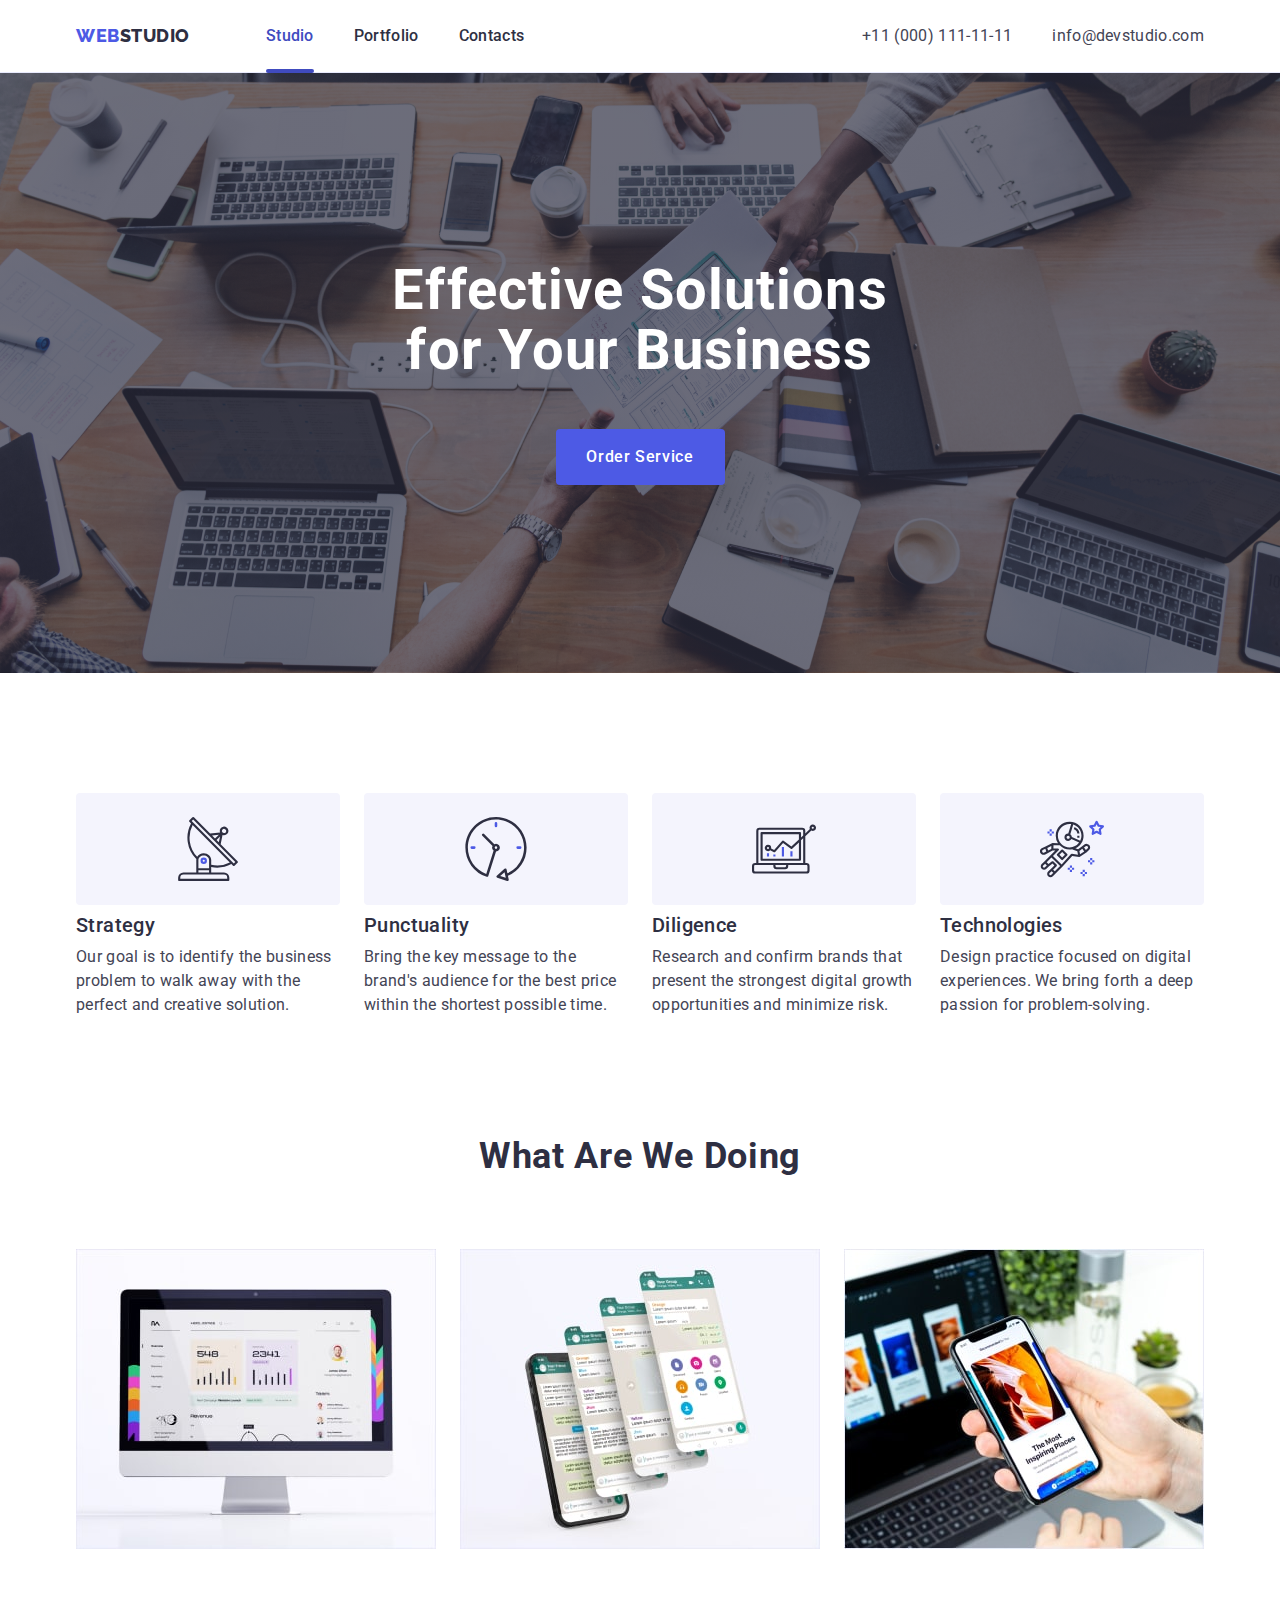
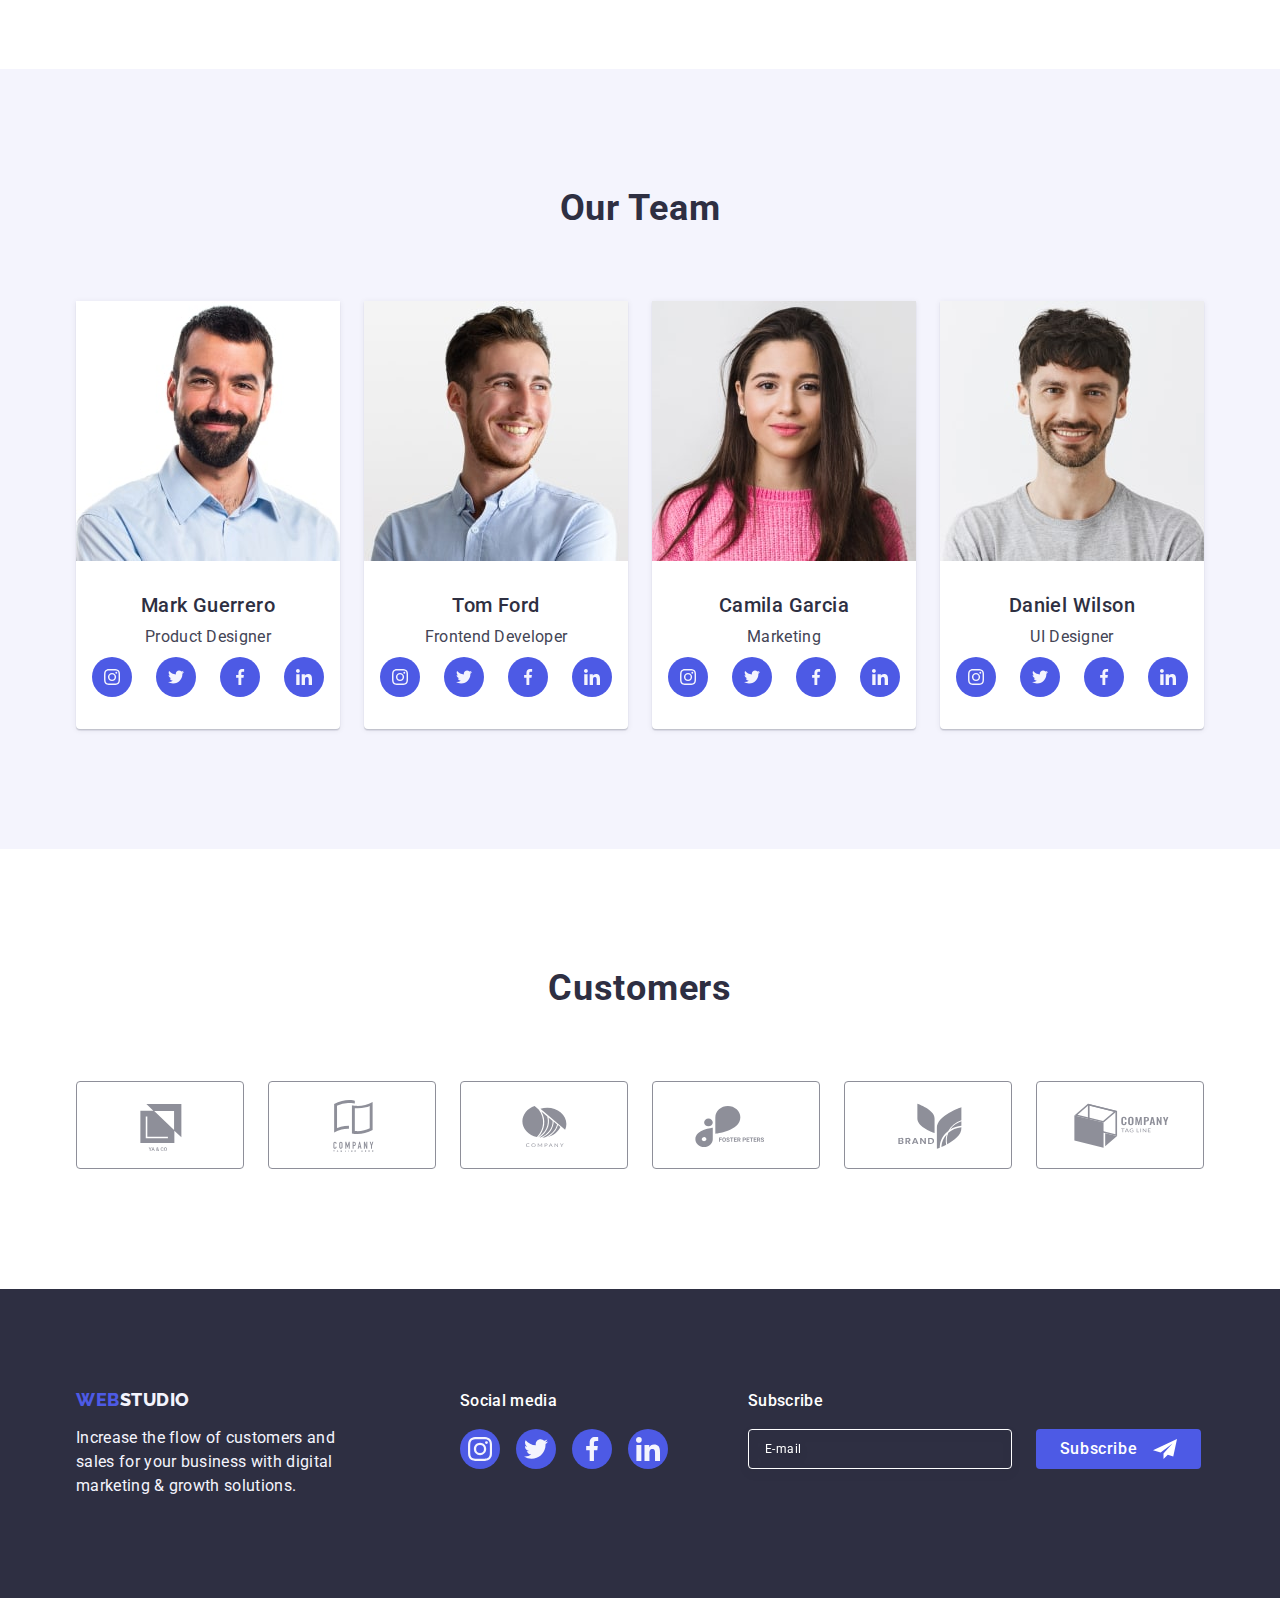
<file: index.html>
<!DOCTYPE html>
<html lang="en">
  <head>
    <meta charset="UTF-8" >
    <meta name="viewport" content="width=device-width, initial-scale=1.0" >
    <title>Webstudio</title>
    <link rel="preconnect" href="https://fonts.googleapis.com" >
    <link rel="preconnect" href="https://fonts.gstatic.com" crossorigin >
    <link
      href="https://fonts.googleapis.com/css2?family=Raleway:wght@800&family=Roboto:wght@400;500;700&display=swap"
      rel="stylesheet"
    >
    <link rel="stylesheet" href="https://cdn.jsdelivr.net/npm/modern-normalize@2.0.0/modern-normalize.min.css">
    <link rel="stylesheet" href="./css/styles.css" >
    <link rel="stylesheet" href="./css/media.css" >
  </head>
  <body>
    <header class="page-header">
      <div class="container header-container">
      <nav class="header-navigation">
        <a href="./index.html" class="header-logo link">Web<span class="header-logo-accent">Studio</span></a>
        <ul class="header-link-list list">
          <li class="header-link-item"><a class="header-link link current" href="./index.html">Studio</a></li>
          <li class="header-link-item"><a class="header-link link" href="./portfolio.html">Portfolio</a></li>
          <li class="header-link-item"><a class="header-link link" href="">Contacts</a></li>
        </ul>
      </nav>
      <address class="header-address">
        <ul class="header-address-list list">
          <li class="header-address-item"><a class="header-address-link link" href="mailto:info@devstudio.com">info@devstudio.com</a></li>
          <li class="header-address-item"><a class="header-address-link link" href="tel:+110001111111">+11 (000) 111-11-11</a></li>
        </ul>
      </address>
      <div>
      <button type="button" class="menu-open-btn" data-menu-open>
        <svg class="menu-open-icon" width="32" height="22">
          <use href="./images/icons.svg#icon-menu-hamburger"></use>
        </svg>
      </button>
    </div>
    </div>
    <div class="mob-menu is-hidden" data-menu>
      <div>
      <button type="button" class="menu-close-btn" data-menu-close>
        <svg class="menu-icon" width="8" height="8">
          <use href="./images/icons.svg#icon-close"></use>
        </svg>
      </button>
      <ul class="mob-link-list list">
        <li class="mob-link-item"><a class="mob-link link current" href="./index.html">Studio</a></li>
        <li class="mob-link-item"><a class="mob-link link" href="./portfolio.html">Portfolio</a></li>
        <li class="mob-link-item"><a class="mob-link link" href="">Contacts</a></li>
      </ul>
    </div>
    <div>
      <ul class="mob-address-list list">
        <li class="mob-address-item"><a class="mob-address-tel link" href="tel:+110001111111">+11 (000) 111-11-11</a></li>
        <li class="mob-address-item"><a class="mob-address-link link" href="mailto:info@devstudio.com">info@devstudio.com</a></li>
      </ul>
      <ul class="mob-socials-list list">
        <li class="mob-socials-item">
          <a class="mob-soials-link link" href="">
            <svg class="mob-socials-icon" width="24" height="24">
              <use href="./images/icons.svg#icon-instagram"></use>
            </svg>
          </a>
        </li>
        <li class="mob-socials-item">
          <a class="mob-soials-link link" href="">
            <svg class="mob-socials-icon" width="24" height="24">
              <use href="./images/icons.svg#icon-twitter"></use>
            </svg>
          </a>
        </li>
        <li class="mob-socials-item">
          <a class="mob-soials-link link" href="">
            <svg class="mob-socials-icon" width="24" height="24">
              <use href="./images/icons.svg#icon-facebook"></use>
            </svg>
          </a>
        </li>
        <li class="mob-socials-item">
          <a class="mob-soials-link link" href="">
            <svg class="mob-socials-icon" width="24" height="24">
              <use href="./images/icons.svg#icon-linkedin"></use>
            </svg>
          </a>
        </li>
      </ul>
    </div>
    </div>
    </header> 
    <main>
      <section class="hero">
        <div class="container hero-container">
        <h1 class="hero-title">Effective Solutions for Your Business</h1>
        <button type="button" class="hero-btn" data-modal-open>Order Service</button>
      </div>
      </section>
      <section class="advantages">
        <div class="container advantages-container">
        <h2 class="visually-hidden">Advantages</h2>
        <ul class="advantages-list list">
          <li class="advantages-item">
            <div class="advantages-block">
              <svg class="advantages-icon" width="64" height="64">
                <use href="./images/icons.svg#icon-antenna"></use>
              </svg>
            </div>
            <h3 class="advantages-subtitle">Strategy</h3>
            <p class="advantages-item-text">
              Our goal is to identify the business problem to walk away with the
              perfect and creative solution.
            </p>
          </li>
          <li class="advantages-item">
            <div class="advantages-block">
              <svg class="advantages-icon" width="64" height="64">
                <use href="./images/icons.svg#icon-clock"></use>
              </svg>
            </div>
            <h3 class="advantages-subtitle">Punctuality</h3>
            <p class="advantages-item-text">
              Bring the key message to the brand's audience for the best price
              within the shortest possible time.
            </p>
          </li>
          <li class="advantages-item">
            <div class="advantages-block">
              <svg class="advantages-icon" width="64" height="64">
                <use href="./images/icons.svg#icon-diagram"></use>
              </svg>
            </div>
            <h3 class="advantages-subtitle">Diligence</h3>
            <p class="advantages-item-text">
              Research and confirm brands that present the strongest digital
              growth opportunities and minimize risk.
            </p>
          </li>
          <li class="advantages-item">
            <div class="advantages-block">
              <svg class="advantages-icon" width="64" height="64">
                <use href="./images/icons.svg#icon-astronaut"></use>
              </svg>
            </div>
            <h3 class="advantages-subtitle">Technologies</h3>
            <p class="advantages-item-text">
              Design practice focused on digital experiences. We bring forth a
              deep passion for problem-solving.
            </p>
          </li>
        </ul>
      </div>
      </section>
      <section class="doing">
        <div class="container doing-container">
        <h2 class="duing-title">What are we doing</h2>
        <ul class="doing-list list">
          <li class="doing-item">
            <img
            srcset="./images/computer.jpg 1x, 
            ./images/computer-2x.jpg 2x
            "
              src="./images/computer.jpg"
              alt="Computer"
              width="360"
              height="300" class="doing-img"
            >
          </li>
          <li class="doing-item">
            <img
            srcset="./images/mobile-phone.jpg 1x, 
            ./images/mobile-phone-2x.jpg 2x
            "
              src="./images/mobile-phone.jpg"
              alt="mobile phone"
              width="360"
              height="300" class="doing-img"
            >
          </li>
          <li class="doing-item">
            <img
            srcset="./images/mobile-phone-and-laptop.jpg 1x,
                  ./images/mobile-phone-and-laptop-2x.jpg 2x
                  "
              src="./images/mobile-phone-and-laptop.jpg"
              alt="Mobile phone and laptop"
              width="360"
              height="300" class="doing-img"
            >
          </li>
        </ul>
      </div>
      </section>
      <section class="team">
        <div class="container">
        <h2 class="team-title">Our Team</h2>
        <div class="team-block">
        <ul class="team-list list">
          <li class="team-item">
            <img
            srcset="./images/mark-guerrero.jpg 1x, 
            ./images/mark-guerrero-2x.jpg 2x
            "
              src="./images/mark-guerrero.jpg"
              alt="Mark Guerrero"
              width="264"
              height="260" class="team-img"
            >
            <div class="team-container">
            <h3 class="team-subtitle">Mark Guerrero</h3>
            <p class="team-text">Product Designer</p>
            <ul class="team-socials-list list">
              <li class="team-socials-item">
                <a class="team-socials-link link" href="">
                  <svg class="team-socials-icon" width="16" height="16">
                    <use href="./images/icons.svg#icon-instagram"></use>
                  </svg>
                </a>
              </li>
              <li class="team-socials-item">
                <a class="team-socials-link link" href="">
                  <svg class="team-socials-icon" width="16" height="16">
                    <use href="./images/icons.svg#icon-twitter"></use>
                  </svg>
                </a>
              </li>
              <li class="team-socials-item">
                <a class="team-socials-link link" href="">
                  <svg class="team-socials-icon" width="16" height="16">
                    <use href="./images/icons.svg#icon-facebook"></use>
                  </svg>
                </a>
              </li>
              <li class="team-socials-item">
                <a class="team-socials-link link" href="">
                  <svg class="team-socials-icon" width="16" height="16">
                    <use href="./images/icons.svg#icon-linkedin"></use>
                  </svg>
                </a>
              </li>
            </ul>
            </div>
          </li>
          <li class="team-item">
            <img
            srcset="./images/tom-ford.jpg 1x, 
            ./images/tom-ford-2x.jpg 2x
            "
              src="./images/tom-ford.jpg"
              alt="Tom Ford"
              width="264"
              height="260" class="team-img"
            >
            <div class="team-container">
            <h3 class="team-subtitle">Tom Ford</h3>
            <p class="team-text">Frontend Developer</p>
            <ul class="team-socials-list list">
              <li class="team-socials-item">
                <a class="team-socials-link link" href="">
                  <svg class="team-socials-icon" width="16" height="16">
                    <use href="./images/icons.svg#icon-instagram"></use>
                  </svg>
                </a>
              </li>
              <li class="team-socials-item">
                <a class="team-socials-link link" href="">
                  <svg class="team-socials-icon" width="16" height="16">
                    <use href="./images/icons.svg#icon-twitter"></use>
                  </svg>
                </a>
              </li>
              <li class="team-socials-item">
                <a class="team-socials-link link" href="">
                  <svg class="team-socials-icon" width="16" height="16">
                    <use href="./images/icons.svg#icon-facebook"></use>
                  </svg>
                </a>
              </li>
              <li class="team-socials-item">
                <a class="team-socials-link link" href="">
                  <svg class="team-socials-icon" width="16" height="16">
                    <use href="./images/icons.svg#icon-linkedin"></use>
                  </svg>
                </a>
              </li>
            </ul>
            </div>
          </li>
          <li class="team-item">
            <img
            srcset="./images/camila-garcia.jpg 1x, 
            ./images/camila-garcia-2x.jpg 2x
            "
              src="./images/camila-garcia.jpg"
              alt="Camila Garcia"
              width="264"
              height="260" class="team-img"
            >
            <div class="team-container">
            <h3 class="team-subtitle">Camila Garcia</h3>
            <p class="team-text">Marketing</p>
            <ul class="team-socials-list list">
              <li class="team-socials-item">
                <a class="team-socials-link link" href="">
                  <svg class="team-socials-icon" width="16" height="16">
                    <use href="./images/icons.svg#icon-instagram"></use>
                  </svg>
                </a>
              </li>
              <li class="team-socials-item">
                <a class="team-socials-link link" href="">
                  <svg class="team-socials-icon" width="16" height="16">
                    <use href="./images/icons.svg#icon-twitter"></use>
                  </svg>
                </a>
              </li>
              <li class="team-socials-item">
                <a class="team-socials-link link" href="">
                  <svg class="team-socials-icon" width="16" height="16">
                    <use href="./images/icons.svg#icon-facebook"></use>
                  </svg>
                </a>
              </li>
              <li class="team-socials-item">
                <a class="team-socials-link link" href="">
                  <svg class="team-socials-icon" width="16" height="16">
                    <use href="./images/icons.svg#icon-linkedin"></use>
                  </svg>
                </a>
              </li>
            </ul>
            </div>
          </li>
          <li class="team-item">
            <img
            srcset="./images/daniel-wilson.jpg 1x, 
            ./images/daniel-wilson-2x.jpg 2x
            "
              src="./images/daniel-wilson.jpg"
              alt="Daniel Wilson"
              width="264"
              height="260" class="team-img"
            >
            <div class="team-container">
            <h3 class="team-subtitle">Daniel Wilson</h3>
            <p class="team-text">UI Designer</p>
            <ul class="team-socials-list list">
              <li class="team-socials-item">
                <a class="team-socials-link link" href="">
                  <svg class="team-socials-icon" width="16" height="16">
                    <use href="./images/icons.svg#icon-instagram"></use>
                  </svg>
                </a>
              </li>
              <li class="team-socials-item">
                <a class="team-socials-link link" href="">
                  <svg class="team-socials-icon" width="16" height="16">
                    <use href="./images/icons.svg#icon-twitter"></use>
                  </svg>
                </a>
              </li>
              <li class="team-socials-item">
                <a class="team-socials-link link" href="">
                  <svg class="team-socials-icon" width="16" height="16">
                    <use href="./images/icons.svg#icon-facebook"></use>
                  </svg>
                </a>
              </li>
              <li class="team-socials-item">
                <a class="team-socials-link link" href="">
                  <svg class="team-socials-icon" width="16" height="16">
                    <use href="./images/icons.svg#icon-linkedin"></use>
                  </svg>
                </a>
              </li>
            </ul>
            </div>
          </li>
        </ul>
      </div>
      </div>
      </section>
      <section class="customers">
        <div class="container">
        <h2 class="customers-title">Customers</h2>
       <ul class="customers-list list">
        <li class="customers-item">
          <a class="customers-link link" href="">
            <svg class="customers-icon" width="104" height="56">
              <use href="./images/icons.svg#icon-ya-co"></use>
            </svg>
          </a>
        </li>
        <li class="customers-item">
          <a class="customers-link link" href="">
            <svg class="customers-icon" width="104" height="56">
              <use href="./images/icons.svg#icon-company-tagli"></use>
            </svg>
          </a>
        </li>
        <li class="customers-item">
          <a class="customers-link link" href="">
            <svg class="customers-icon" width="104" height="56">
              <use href="./images/icons.svg#icon-company"></use>
            </svg>
          </a>
        </li>
        <li class="customers-item">
          <a class="customers-link link" href="">
            <svg class="customers-icon" width="104" height="56">
              <use href="./images/icons.svg#icon-foster-peters"></use>
            </svg>
          </a>
        </li>
        <li class="customers-item">
          <a class="customers-link link" href="">
            <svg class="customers-icon" width="104" height="56">
              <use href="./images/icons.svg#icon-brand"></use>
            </svg>
          </a>
        </li>
        <li class="customers-item">
          <a class="customers-link link" href="">
            <svg class="customers-icon" width="104" height="56">
              <use href="./images/icons.svg#icon-company-tag"></use>
            </svg>
          </a>
        </li>
       </ul>
      </div>
      </section>
    </main>
    <footer class="page-footer">
      <div class="container footer-container">
        <div class="footer-block">
      <a class="footer-logo link" href="./index.html">Web<span class="footer-logo-accent">Studio</span></a>
      <p class="footer-text">
        Increase the flow of customers and sales for your business with digital
        marketing & growth solutions.
      </p>
    </div>
    <div class="socials-block">
      <p class="footer-socials-text">Social media</p>
      <ul class="footer-socials-list list">
        <li class="footer-socials-item">
          <a class="footer-soials-link link" href="">
            <svg class="footer-socials-icon" width="24" height="24">
              <use href="./images/icons.svg#icon-instagram"></use>
            </svg>
          </a>
        </li>
        <li class="footer-socials-item">
          <a class="footer-soials-link link" href="">
            <svg class="footer-socials-icon" width="24" height="24">
              <use href="./images/icons.svg#icon-twitter"></use>
            </svg>
          </a>
        </li>
        <li class="footer-socials-item">
          <a class="footer-soials-link link" href="">
            <svg class="footer-socials-icon" width="24" height="24">
              <use href="./images/icons.svg#icon-facebook"></use>
            </svg>
          </a>
        </li>
        <li class="footer-socials-item">
          <a class="footer-soials-link link" href="">
            <svg class="footer-socials-icon" width="24" height="24">
              <use href="./images/icons.svg#icon-linkedin"></use>
            </svg>
          </a>
        </li>
      </ul>
    </div>
    <div class="footer-form-container">
      <p class="footer-form-text">Subscribe</p>
      <form class="footer-form">
        <label class="footer-form-label">
          <input type="email" class="footer-input" name="subscribe" placeholder="E-mail">
        </label>
        <button type="submit" class="footer-form-btn">Subscribe <svg class="footer-form-icon" width="24" height="24">
          <use href="./images/icons.svg#icon-frame"></use>
        </svg></button>
      </form>
    </div>
    </div>
    </footer> 
    <div data-modal class="backdrop is-hidden">
      <div class="modal">
        <button type="button" class="modal-close-btn" data-modal-close>
          <svg class="modal-icon" width="8" height="8">
            <use href="./images/icons.svg#icon-close"></use>
          </svg>
        </button>
        <p class="modal-text">Leave your contacts and we will call you back</p>
        <form class="modal-form">
          <div class="modal-container">
            <label for="user-name" class="modal-label">Name</label>
            <div class="input-container">
              <input type="text" class="modal-input" name="user-name" id="user-name" autofocus>
              <svg class="input-icon" width="18" height="24">
                <use href="./images/icons.svg#icon-person-black"></use>
              </svg>
            </div>
          </div>
          <div class="modal-container">
            <label for="user-phone" class="modal-label">Phone</label>
            <div class="input-container">
              <input type="tel" class="modal-input" name="user-phone" id="user-phone">
              <svg class="input-icon" width="18" height="24">
                <use href="./images/icons.svg#icon-phone-black"></use>
              </svg>
            </div>
          </div>
          <div class="modal-container">
            <label for="email-address" class="modal-label">Email</label>
            <div class="input-container">
              <input type="email" class="modal-input" name="email-address" id="email-address">
              <svg class="input-icon" width="18" height="24">
                <use href="./images/icons.svg#icon-email-black"></use>
              </svg>
            </div>
          </div>
          <div class="comment-container">
            <label for="user-comment" class="modal-label">Comment</label>
            <textarea name="user-comment" id="user-comment" cols="30" rows="10" placeholder="Text input" class="textarea"></textarea>
          </div>
          <div class="checkbox-container">
            <input type="checkbox" class="checkbox visually-hidden" name="user-privacy" id="user-privacy" value="true">
            <label class="checkbox-label" for="user-privacy">
              <span class="custom-checkbox">
                <svg class="checkbox-icon" width="10" height="8">
                  <use href="./images/icons.svg#icon-checkmark"></use>
                </svg>
              </span>I accept the terms and conditions of the
              <a class="policy-link link" href="">Privacy Policy</a>
            </label>
          </div>
          <button type="submit" class="contacts-form-btn">Send</button>
        </form>
      </div>
    </div>
    <script src="./js/modal.js"></script>
    <script src="./js/mobile-menu.js"></script>
  </body>
</html>
</file>
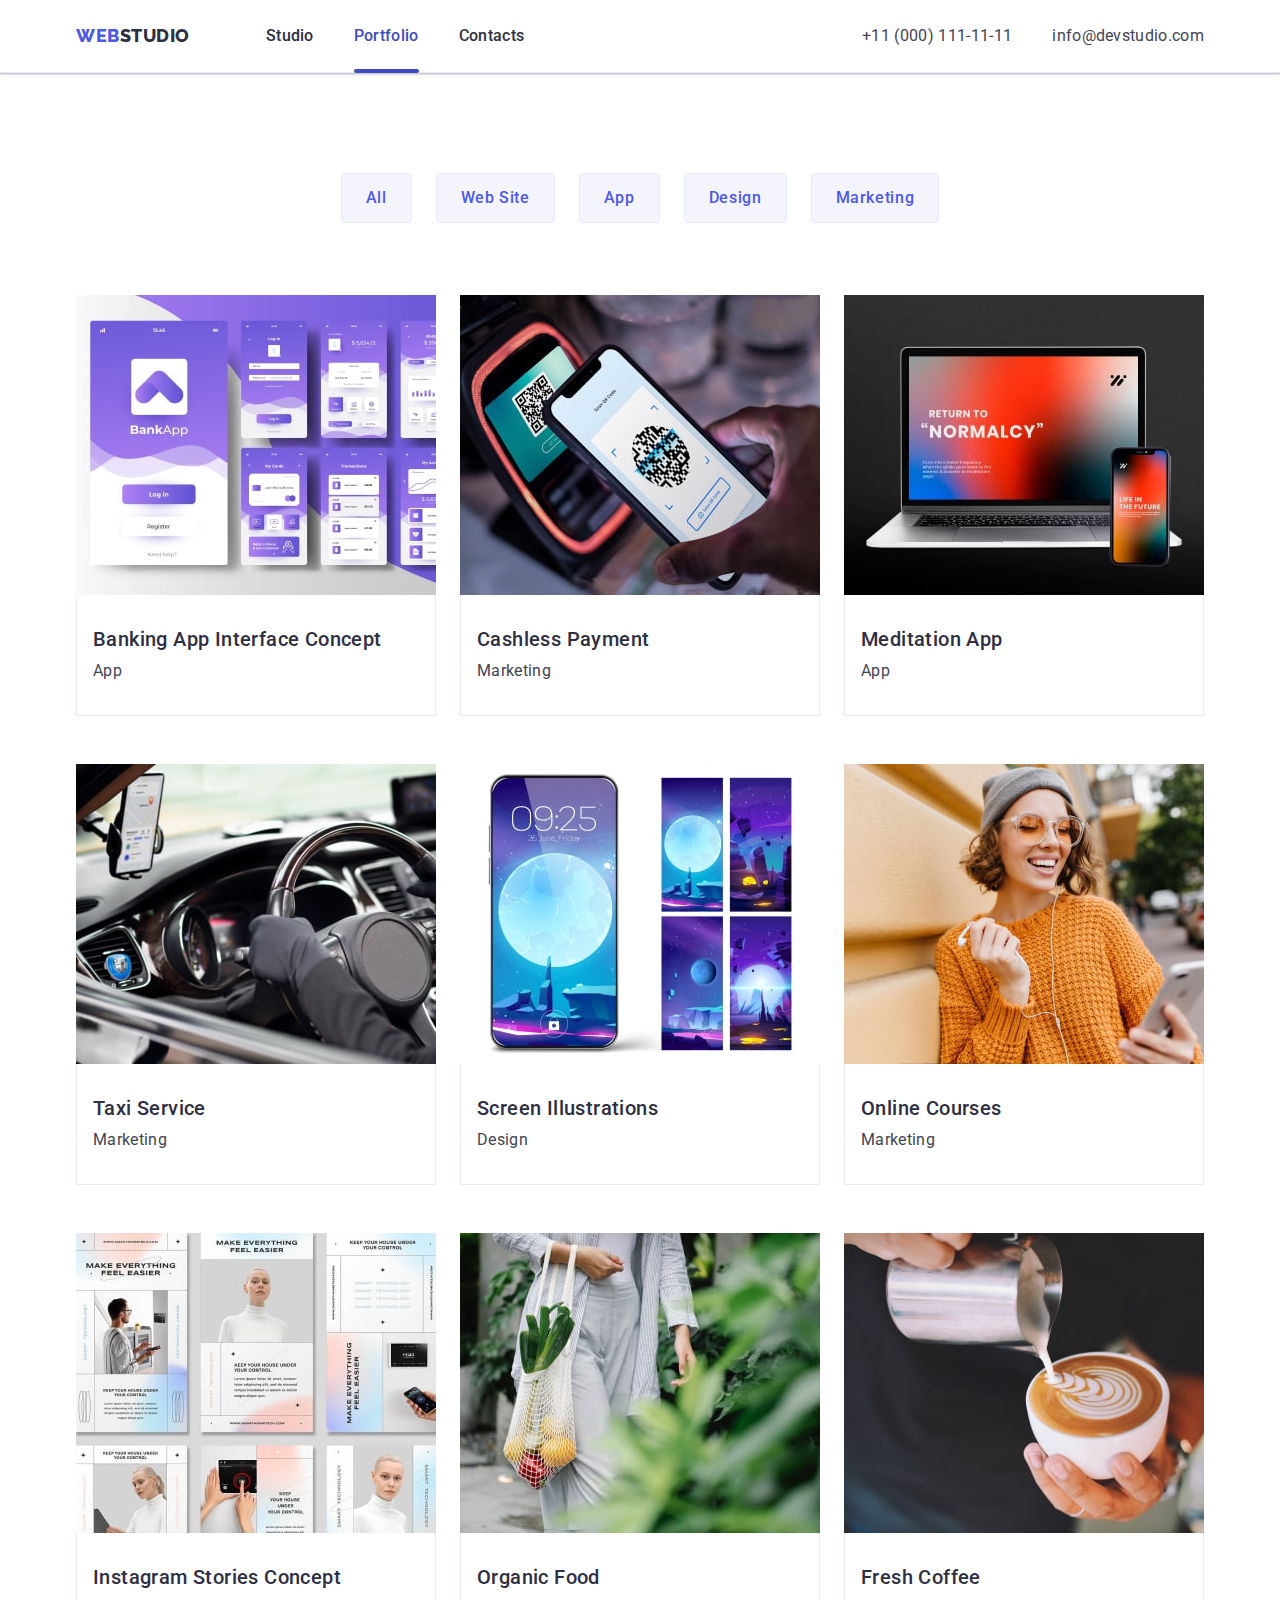
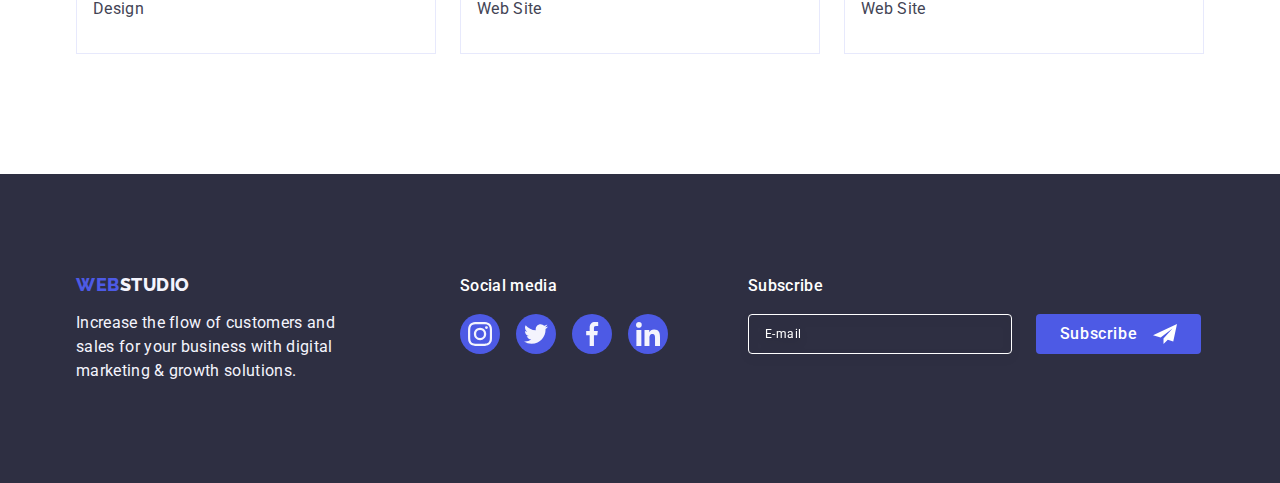
<file: portfolio.html>
<!DOCTYPE html>
<html lang="en">
  <head>
    <meta charset="UTF-8" />
    <meta name="viewport" content="width=device-width, initial-scale=1.0" />
    <title>Portfolio</title>
    <link rel="preconnect" href="https://fonts.googleapis.com" />
    <link rel="preconnect" href="https://fonts.gstatic.com" crossorigin />
    <link
      href="https://fonts.googleapis.com/css2?family=Raleway:wght@800&family=Roboto:wght@400;500;700&display=swap"
      rel="stylesheet"
    />
    <link
      rel="stylesheet"
      href="https://cdn.jsdelivr.net/npm/modern-normalize@2.0.0/modern-normalize.min.css"
    />
    <link rel="stylesheet" href="./css/styles.css" />
    <link rel="stylesheet" href="./css/media.css" />
  </head>
  <body>
    <header class="page-header">
      <div class="container header-container">
        <nav class="header-navigation">
          <a href="./index.html" class="header-logo link"
            >Web<span class="header-logo-accent">Studio</span></a
          >
          <ul class="header-link-list list">
            <li class="header-link-item">
              <a class="header-link link" href="./index.html">Studio</a>
            </li>
            <li class="header-link-item">
              <a class="header-link link current" href="./portfolio.html"
                >Portfolio</a
              >
            </li>
            <li class="header-link-item">
              <a class="header-link link" href="">Contacts</a>
            </li>
          </ul>
        </nav>
        <address class="header-address">
          <ul class="header-address-list list">
            <li class="header-address-item">
              <a
                class="header-address-link link"
                href="mailto:info@devstudio.com"
                >info@devstudio.com</a
              >
            </li>
            <li class="header-address-item">
              <a class="header-address-link link" href="tel:+110001111111"
                >+11 (000) 111-11-11</a
              >
            </li>
          </ul>
        </address>
        <div>
          <button type="button" class="menu-open-btn" data-menu-open>
            <svg class="menu-open-icon" width="32" height="22">
              <use href="./images/icons.svg#icon-menu-hamburger"></use>
            </svg>
          </button>
        </div>
      </div>
      <div class="mob-menu is-hidden" data-menu>
        <div>
          <button type="button" class="menu-close-btn" data-menu-close>
            <svg class="menu-icon" width="8" height="8">
              <use href="./images/icons.svg#icon-close"></use>
            </svg>
          </button>
          <ul class="mob-link-list list">
            <li class="mob-link-item">
              <a class="mob-link link" href="./index.html">Studio</a>
            </li>
            <li class="mob-link-item">
              <a class="mob-link link current" href="./portfolio.html"
                >Portfolio</a
              >
            </li>
            <li class="mob-link-item">
              <a class="mob-link link" href="">Contacts</a>
            </li>
          </ul>
        </div>
        <div>
          <ul class="mob-address-list list">
            <li class="mob-address-item">
              <a class="mob-address-tel link" href="tel:+110001111111"
                >+11 (000) 111-11-11</a
              >
            </li>
            <li class="mob-address-item">
              <a class="mob-address-link link" href="mailto:info@devstudio.com"
                >info@devstudio.com</a
              >
            </li>
          </ul>
          <ul class="mob-socials-list list">
            <li class="mob-socials-item">
              <a class="mob-soials-link link" href="">
                <svg class="mob-socials-icon" width="24" height="24">
                  <use href="./images/icons.svg#icon-instagram"></use>
                </svg>
              </a>
            </li>
            <li class="mob-socials-item">
              <a class="mob-soials-link link" href="">
                <svg class="mob-socials-icon" width="24" height="24">
                  <use href="./images/icons.svg#icon-twitter"></use>
                </svg>
              </a>
            </li>
            <li class="mob-socials-item">
              <a class="mob-soials-link link" href="">
                <svg class="mob-socials-icon" width="24" height="24">
                  <use href="./images/icons.svg#icon-facebook"></use>
                </svg>
              </a>
            </li>
            <li class="mob-socials-item">
              <a class="mob-soials-link link" href="">
                <svg class="mob-socials-icon" width="24" height="24">
                  <use href="./images/icons.svg#icon-linkedin"></use>
                </svg>
              </a>
            </li>
          </ul>
        </div>
      </div>
    </header>
    <main>
      <section class="portfolio">
        <div class="container">
          <h1 class="visually-hidden">Portfolio buttons</h1>
          <ul class="portfolio-list list">
            <li class="portfolio-item">
              <button type="button" class="portfolio-btn">All</button>
            </li>
            <li class="portfolio-item">
              <button type="button" class="portfolio-btn">Web Site</button>
            </li>
            <li class="portfolio-item">
              <button type="button" class="portfolio-btn">App</button>
            </li>
            <li class="portfolio-item">
              <button type="button" class="portfolio-btn">Design</button>
            </li>
            <li class="portfolio-item">
              <button type="button" class="portfolio-btn">Marketing</button>
            </li>
          </ul>
          <ul class="project-list list">
            <li class="project-item">
              <a class="project-link link" href="">
                <div class="img-block">
                  <img
                    srcset="
                      ./images/banking-app-interface.jpg    1x,
                      ./images/banking-app-interface-2x.jpg 2x
                    "
                    src="./images/banking-app-interface.jpg"
                    alt="Banking App Interface Concept"
                    width="396"
                    height="300"
                    class="project-img"
                  />
                  <p class="overlay-text">
                    14 Stylish and User-Friendly App Design Concepts · Task
                    Manager App · Calorie Tracker App · Exotic Fruit Ecommerce
                    App · Cloud Storage App
                  </p>
                </div>
                <div class="project-container">
                  <h2 class="project-subtitle">
                    Banking App Interface Concept
                  </h2>
                  <p class="project-text">App</p>
                </div>
              </a>
            </li>
            <li class="project-item">
              <a class="project-link link" href="">
                <div class="img-block">
                  <img
                    srcset="
                      ./images/cashless-payment.jpg    1x,
                      ./images/cashless-payment-2x.jpg 2x
                    "
                    src="./images/cashless-payment.jpg"
                    alt="Cashless Payment"
                    width="396"
                    height="300"
                    class="project-img"
                  />
                  <p class="overlay-text">
                    14 Stylish and User-Friendly App Design Concepts · Task
                    Manager App · Calorie Tracker App · Exotic Fruit Ecommerce
                    App · Cloud Storage App
                  </p>
                </div>
                <div class="project-container">
                  <h2 class="project-subtitle">Cashless Payment</h2>
                  <p class="project-text">Marketing</p>
                </div>
              </a>
            </li>
            <li class="project-item">
              <a class="project-link link" href="">
                <div class="img-block">
                  <img
                    srcset="
                      ./images/maditation-app.jpg    1x,
                      ./images/maditation-app-2x.jpg 2x
                    "
                    src="./images/maditation-app.jpg"
                    alt="Meditation App"
                    width="396"
                    height="300"
                    class="project-img"
                  />
                  <p class="overlay-text">
                    14 Stylish and User-Friendly App Design Concepts · Task
                    Manager App · Calorie Tracker App · Exotic Fruit Ecommerce
                    App · Cloud Storage App
                  </p>
                </div>
                <div class="project-container">
                  <h2 class="project-subtitle">Meditation App</h2>
                  <p class="project-text">App</p>
                </div>
              </a>
            </li>
            <li class="project-item">
              <a class="project-link link" href="">
                <div class="img-block">
                  <img
                    srcset="
                      ./images/taxi-service.jpg    1x,
                      ./images/taxi-service-2x.jpg 2x
                    "
                    src="./images/taxi-service.jpg"
                    alt="Taxi Service"
                    width="396"
                    height="300"
                    class="project-img"
                  />
                  <p class="overlay-text">
                    14 Stylish and User-Friendly App Design Concepts · Task
                    Manager App · Calorie Tracker App · Exotic Fruit Ecommerce
                    App · Cloud Storage App
                  </p>
                </div>
                <div class="project-container">
                  <h2 class="project-subtitle">Taxi Service</h2>
                  <p class="project-text">Marketing</p>
                </div>
              </a>
            </li>
            <li class="project-item">
              <a class="project-link link" href="">
                <div class="img-block">
                  <img
                    srcset="
                      ./images/screen-illustrations.jpg    1x,
                      ./images/screen-illustrations-2x.jpg 2x
                    "
                    src="./images/screen-illustrations.jpg"
                    alt="Screen Illustrations"
                    width="396"
                    height="300"
                    class="project-img"
                  />
                  <p class="overlay-text">
                    14 Stylish and User-Friendly App Design Concepts · Task
                    Manager App · Calorie Tracker App · Exotic Fruit Ecommerce
                    App · Cloud Storage App
                  </p>
                </div>
                <div class="project-container">
                  <h2 class="project-subtitle">Screen Illustrations</h2>
                  <p class="project-text">Design</p>
                </div>
              </a>
            </li>
            <li class="project-item">
              <a class="project-link link" href="">
                <div class="img-block">
                  <img
                    srcset="
                      ./images/online-courses.jpg    1x,
                      ./images/online-courses-2x.jpg 2x
                    "
                    src="./images/online-courses.jpg"
                    alt="Online Courses"
                    width="396"
                    height="300"
                    class="project-img"
                  />
                  <p class="overlay-text">
                    14 Stylish and User-Friendly App Design Concepts · Task
                    Manager App · Calorie Tracker App · Exotic Fruit Ecommerce
                    App · Cloud Storage App
                  </p>
                </div>
                <div class="project-container">
                  <h2 class="project-subtitle">Online Courses</h2>
                  <p class="project-text">Marketing</p>
                </div>
              </a>
            </li>
            <li class="project-item">
              <a class="project-link link" href="">
                <div class="img-block">
                  <img
                    srcset="
                      ./images/instagram-stories-concept.jpg    1x,
                      ./images/instagram-stories-concept-2x.jpg 2x
                    "
                    src="./images/instagram-stories-concept.jpg"
                    alt="Instagram Stories Concept"
                    width="396"
                    height="300"
                    class="project-img"
                  />
                  <p class="overlay-text">
                    14 Stylish and User-Friendly App Design Concepts · Task
                    Manager App · Calorie Tracker App · Exotic Fruit Ecommerce
                    App · Cloud Storage App
                  </p>
                </div>
                <div class="project-container">
                  <h2 class="project-subtitle">Instagram Stories Concept</h2>
                  <p class="project-text">Design</p>
                </div>
              </a>
            </li>
            <li class="project-item">
              <a class="project-link link" href="">
                <div class="img-block">
                  <img
                    srcset="
                      ./images/organic-food.jpg    1x,
                      ./images/organic-food-2x.jpg 2x
                    "
                    src="./images/organic-food.jpg"
                    alt="Organic Food"
                    width="396"
                    height="300"
                    class="project-img"
                  />
                  <p class="overlay-text">
                    14 Stylish and User-Friendly App Design Concepts · Task
                    Manager App · Calorie Tracker App · Exotic Fruit Ecommerce
                    App · Cloud Storage App
                  </p>
                </div>
                <div class="project-container">
                  <h2 class="project-subtitle">Organic Food</h2>
                  <p class="project-text">Web Site</p>
                </div>
              </a>
            </li>
            <li class="project-item">
              <a class="project-link link" href="">
                <div class="img-block">
                  <img
                    srcset="
                      ./images/fresh-coffee.jpg    1x,
                      ./images/fresh-coffee-2x.jpg 2x
                    "
                    src="./images/fresh-coffee.jpg"
                    alt="Fresh Coffee"
                    width="396"
                    height="300"
                    class="project-img"
                  />
                  <p class="overlay-text">
                    14 Stylish and User-Friendly App Design Concepts · Task
                    Manager App · Calorie Tracker App · Exotic Fruit Ecommerce
                    App · Cloud Storage App
                  </p>
                </div>
                <div class="project-container">
                  <h2 class="project-subtitle">Fresh Coffee</h2>
                  <p class="project-text">Web Site</p>
                </div>
              </a>
            </li>
          </ul>
        </div>
      </section>
    </main>
    <footer class="page-footer">
      <div class="container footer-container">
        <div class="footer-block">
          <a class="footer-logo link" href="./index.html"
            >Web<span class="footer-logo-accent">Studio</span></a
          >
          <p class="footer-text">
            Increase the flow of customers and sales for your business with
            digital marketing & growth solutions.
          </p>
        </div>
        <div class="socials-block">
          <p class="footer-socials-text">Social media</p>
          <ul class="footer-socials-list list">
            <li class="footer-socials-item">
              <a class="footer-soials-link link" href="">
                <svg class="footer-socials-icon" width="24" height="24">
                  <use href="./images/icons.svg#icon-instagram"></use>
                </svg>
              </a>
            </li>
            <li class="footer-socials-item">
              <a class="footer-soials-link link" href="">
                <svg class="footer-socials-icon" width="24" height="24">
                  <use href="./images/icons.svg#icon-twitter"></use>
                </svg>
              </a>
            </li>
            <li class="footer-socials-item">
              <a class="footer-soials-link link" href="">
                <svg class="footer-socials-icon" width="24" height="24">
                  <use href="./images/icons.svg#icon-facebook"></use>
                </svg>
              </a>
            </li>
            <li class="footer-socials-item">
              <a class="footer-soials-link link" href="">
                <svg class="footer-socials-icon" width="24" height="24">
                  <use href="./images/icons.svg#icon-linkedin"></use>
                </svg>
              </a>
            </li>
          </ul>
        </div>
        <div class="footer-form-container">
          <p class="footer-form-text">Subscribe</p>
          <form class="footer-form">
            <label class="footer-form-label">
              <input
                type="email"
                class="footer-input"
                name="subscribe"
                placeholder="E-mail"
              />
            </label>
            <button type="submit" class="footer-form-btn">
              Subscribe
              <svg class="footer-form-icon" width="24" height="24">
                <use href="./images/icons.svg#icon-frame"></use>
              </svg>
            </button>
          </form>
        </div>
      </div>
    </footer>
    <script src="./js/mobile-menu.js"></script>
  </body>
</html>
</file>
<file: css/styles.css>
:root {
  --iris: #4d5ae5;
  --navyblue: #2e2f42;
  --slate: #434455;
  --white: #ffffff;
  --cloud: #f4f4fd;
  --ocean: #404bbf;
  --light-slate: #8e8f99;
  --green: #31d0aa;
  --dairy: #fcfcfc;
  --cornflower: #e7e9fc;
}

body {
  font-family: 'Roboto', sans-serif;
  color: var(--slate);
  background-color: var(--white);
}

p,
h1,
h2,
h3,
h4,
h5,
h6 {
  margin-top: 0;
  margin-bottom: 0;
}

ul,
ol {
  margin-top: 0;
  margin-bottom: 0;
  padding-left: 0;
}

img {
  display: block;
  max-width: 100%;
  height: auto;
}

.list {
  list-style: none;
}

.link {
  text-decoration: none;
}

.container {
  max-width: 428px;
  padding-right: 16px;
  padding-left: 16px;
  margin: 0 auto;
}

.visually-hidden {
  position: absolute;
  width: 1px;
  height: 1px;
  margin: -1px;
  border: 0;
  padding: 0;
  white-space: nowrap;
  clip-path: inset(100%);
  clip: rect(0 0 0 0);
  overflow: hidden;
}

.no-scroll {
  overflow: hidden;
}

/*!---------------- HEADER -------------*/

.page-header {
  border-bottom: 1px solid #e7e9fc;
  box-shadow: 0px 2px 1px rgba(46, 47, 66, 0.08),
    0px 1px 1px rgba(46, 47, 66, 0.16), 0px 1px 6px rgba(46, 47, 66, 0.08);
}

.header-container {
  display: flex;
  align-items: center;
  justify-content: space-between;
}

.header-navigation {
  display: flex;
  align-items: center;
}

.header-logo {
  color: var(--iris, #4d5ae5);
  font-size: 18px;
  font-family: 'Raleway', sans-serif;
  font-weight: 800;
  line-height: 1.17;
  letter-spacing: 0.03em;
  text-transform: uppercase;
  margin-right: 76px;
}

.header-logo-accent {
  color: var(--navyblue, #2e2f42);
}

.header-link-list,
.header-address-list {
  display: none;
}

.menu-open-btn {
  padding: 24px 0;
    stroke: var(--navyblue);
    display: flex;
    width: 100%;
    height: 100%;
    border: none;
    background: none;
    cursor: pointer;
}
.menu-open-icon {
}

.mob-menu {
  background: var(--white);
  box-shadow: 0px 1px 6px 0px rgba(46, 47, 66, 0.08),
    0px 1px 1px 0px rgba(46, 47, 66, 0.16),
    0px 2px 1px 0px rgba(46, 47, 66, 0.08);
  position: fixed;
  top: 0;
  left: 0;
  width: 100vw;
  height: 100vh;
  padding: 80px 24px 40px 40px;
  display: flex;
  flex-direction: column;
  justify-content: space-between;
  z-index: 2;
}
.menu-close-btn {
 cursor: pointer;
 position: absolute;
 top: 24px;
 right: 24px;
 width: 24px;
 height: 24px;
 border-radius: 50%;
 display: flex;
 align-items: center;
 justify-content: center;
 background-color: var(--white);
 border: 1px solid rgba(0, 0, 0, 0.1);
 padding: 0;
}

.mob-link-item:not(:last-child) {
  margin-bottom: 40px;
}


.mob-link {
  color: var(--navyblue, #2e2f42);
  font-size: 36px;
  font-weight: 700;
  line-height: 1.11;
  letter-spacing: 0.02em;
  text-transform: capitalize;
}

.current {
  color: var(--ocean);
  position: relative;
  transition: color 250ms cubic-bezier(0.4, 0, 0.2, 1);
}

.mob-address-item:not(:last-child) {
  margin-bottom: 40px;
}

.mob-address-item:last-child {
  margin-bottom: 48px;
}

.mob-address-tel {
color: var(--iris);
font-size: 20px;
font-weight: 700;
line-height: 1.11;
letter-spacing: 0.02em;
text-transform: capitalize;
}

.mob-address-link {
  color: var(--slate, #434455);
font-size: 20px;
font-weight: 500;
line-height: 1.2;
letter-spacing: 0.02em;
}

.mob-socials-list {
  display: flex;
  gap: 30px;
  }

.mob-socials-item {
  width: 40px;
  height: 40px;
}

.mob-soials-link {
  width: 100%;
  height: 100%;
  background-color: var(--iris);
  display: flex;
  align-items: center;
  justify-content: center;
  border-radius: 50%;
}

.mob-socials-icon {
  fill: var(--cloud);
}

/*!---------------- HERO ----------------*/

.hero {
  background-color: var(--navyblue, #2e2f42);
  background-image: linear-gradient(
      rgba(46, 47, 66, 0.7),
      rgba(46, 47, 66, 0.7)
    ),
    url(../images/hero-bg-mob.jpg);
  background-repeat: no-repeat;
  background-position: center;
  background-size: cover;
  padding: 112px 0;
  margin: 0 auto;
}

@media (min-device-pixel-ratio: 2),
  (min-resolution: 192dpi),
  (min-resolution: 2dppx) {
  .hero {
    background-image: linear-gradient(
        rgba(46, 47, 66, 0.7),
        rgba(46, 47, 66, 0.7)
      ),
      url(../images/hero-bg-mob-2x.jpg);
  }
}

.hero-title {
  color: var(--white, #fff);
  font-size: 36px;
  font-weight: 700;
  line-height: 1.11;
  letter-spacing: 0.02em;
  text-align: center;
  max-width: 320px;
  margin: 0 auto;
}

.hero-btn {
  background-color: var(--iris);
  color: var(--white, #fff);
  font-size: 16px;
  font-family: 'Roboto', sans-serif;
  font-weight: 500;
  line-height: 1.5;
  letter-spacing: 0.04em;
  cursor: pointer;
  min-width: 169px;
  height: 56px;
  border: none;
  border-radius: 4px;
  display: block;
  margin: 0 auto;
  margin-top: 72px;
}



/*!---------------- ADVANTAGES ----------------*/

.advantages {
  padding: 96px 0;
}


.advantages-list {
  display: flex;
  flex-wrap: wrap;
  gap: 72px;
}

.advantages-block {
  display: none;
}

.advantages-item {
  width: 100%;
}

.advantages-subtitle {
  color: var(--navyblue, #2e2f42);
  font-size: 36px;
  font-weight: 500;
  letter-spacing: 0.02em;
  line-height: 1.11;
  margin-bottom: 8px;
  text-align: center;
}

.advantages-item-text {
  color: var(--slate, #434455);
  font-size: 16px;
  line-height: 1.5;
  letter-spacing: 0.02em;
}

/*!----------------- DOING -------------*/

.doing {
  display: none;
}

/*!-------------- TEAM ---------------*/

.team {
  background-color: var(--cloud, #f4f4fd);
  padding: 96px 0;
}

.team > .container {
  max-width: 296px; 
}

.team-title {
  color: var(--navyblue, #2e2f42);
  font-size: 36px;
  font-weight: 700;
  line-height: 1.11;
  letter-spacing: 0.02em;
  text-transform: capitalize;
  text-align: center;
  margin-bottom: 72px;
}

.team-list {
  display: flex;
  flex-wrap: wrap;
  gap: 72px;
}

.team-item {
  background-color: var(--white, #fff);
  border-radius: 0px 0px 4px 4px;
  box-shadow: 0px 1px 6px rgba(46, 47, 66, 0.08),
    0px 1px 1px rgba(46, 47, 66, 0.16), 0px 2px 1px rgba(46, 47, 66, 0.08);
}

.team-container {
  padding: 32px 0;
}

.team-subtitle {
  color: var(--navyblue, #2e2f42);
  font-size: 20px;
  font-weight: 500;
  line-height: 1.2;
  letter-spacing: 0.02em;
  text-align: center;
  margin-bottom: 8px;
}

.team-text {
  color: var(--slate, #434455);
  font-size: 16px;
  line-height: 1.5;
  letter-spacing: 0.02em;
  text-align: center;
  margin-bottom: 8px;
}

.team-socials-list {
  display: flex;
  justify-content: center;
  gap: 24px;
}

.team-socials-item {
  width: 40px;
  height: 40px;
}

.team-socials-link {
  width: 100%;
  height: 100%;
  background-color: var(--iris);
  display: flex;
  align-items: center;
  justify-content: center;
  border-radius: 50%;
}

.team-socials-icon {
  fill: var(--cloud);
}

/*!------------ CUSTOMERS ------------*/

.customers {
  padding: 96px 0;
}

.customers-title {
  color: var(--navyblue, #2e2f42);
  text-align: center;
  font-size: 36px;
  font-weight: 700;
  line-height: 1.11;
  letter-spacing: 0.02em;
  text-transform: capitalize;
  margin: 0 auto;
  margin-bottom: 72px;
}
.customers-list {
  display: flex;
  flex-wrap: wrap;
  column-gap: 16px;
  row-gap: 72px;
}

.customers-item {
  width: calc((100% - 16px) / 2);
  height: 88px;
}
.customers-link {
  border: 1px solid #8e8f99;
  display: flex;
  width: 100%;
  height: 100%;
  border-radius: 4px;
  align-items: center;
  justify-content: center;
  color: var(--light-slate);
}

.customers-icon {
  fill: currentColor;
}

/*!------------------ FOOTER -------------*/

.page-footer {
  background-color: var(--navyblue, #2e2f42);
padding: 96px 0;
}

.footer-container {
  display: flex;
  flex-direction: column;
  gap: 72px 24px; 
}

.footer-block {
 display: flex;
flex-direction: column;
 align-items: center;
 margin-right: 0;
}

.socials-block {
  display: flex;
  flex-direction: column;
   align-items: center;
}

.footer-socials-text {
  color: var(--white, #fff);
  font-size: 16px;
  font-weight: 500;
  line-height: 1.5;
  letter-spacing: 0.02em;
  margin-bottom: 16px;
}

.footer-socials-list {
  display: flex;
  gap: 16px;
}

.footer-socials-item {
  width: 40px;
  height: 40px;
}

.footer-soials-link {
  width: 100%;
  height: 100%;
  background-color: var(--iris);
  display: flex;
  align-items: center;
  justify-content: center;
  border-radius: 50%;
}

.footer-socials-icon {
  fill: var(--cloud);
}

.footer-logo {
  color: var(--iris, #4d5ae5);
  font-size: 18px;
  font-family: 'Raleway', sans-serif;
  font-weight: 800;
  line-height: 1.17;
  letter-spacing: 0.03em;
  text-transform: uppercase;
  display: inline-block;
  margin-bottom: 16px;
}

.footer-logo-accent {
  color: var(--cloud);
}

.footer-text {
  color: var(--cloud, #f4f4fd);
  font-size: 16px;
  line-height: 1.5;
  letter-spacing: 0.02em;
 max-width: 268px;
}

.footer-form-text {
  margin-bottom: 16px;
  font-weight: 500;
  font-size: 16px;
  line-height: 1.5;
  letter-spacing: 0.02em;
  color: var(--white);
  text-align: center;
}

.footer-form {
  display: flex;
  flex-direction: column;
row-gap: 16px;
}

.footer-input {
  width: 100%;
  height: 40px;
  background-color: transparent;
  border: 1px solid var(--white);
  border-radius: 4px;
  font-size: 12px;
  line-height: 1.5;
  letter-spacing: 0.04em;
  padding-left: 16px;
  filter: drop-shadow(0px 4px 4px rgba(0, 0, 0, 0.15));
  color: var(--white);
}

.footer-input::placeholder {
  color: var(--white);
}

.footer-form-btn {
  margin: 0 auto;
  min-width: 165px;
  height: 40px;
  display: flex;
  justify-content: center;
  align-items: center;
  font-family: 'Roboto', sans-serif;
  font-size: 16px;
  font-weight: 500;
  line-height: 1.5;
  letter-spacing: 0.04em;
  color: var(--white);
  cursor: pointer;
  background-color: var(--iris);
  border: none;
  border-radius: 4px;
  margin: 0 auto;
}

.footer-form-icon {
  margin-left: 16px;
}

/*!------------- MODAL ----------------*/

.backdrop {
  width: 100%;
  height: 100%;
  position: fixed;
  top: 0;
  left: 0;
  background-color: rgba(46, 47, 66, 0.4);
  transition: opacity 250ms cubic-bezier(0.4, 0, 0.2, 1),
    visibility 250ms cubic-bezier(0.4, 0, 0.2, 1);
}

.is-hidden {
  opacity: 0;
  visibility: hidden;
  pointer-events: none;
}

.modal {
  position: absolute;
  top: 50%;
  left: 50%;
  transform: translate(-50%, -50%) scale(1);
  width: 100%;
  max-width: 392px;
   min-height: 584px;
  background-color: var(--dairy);
  box-shadow: 0px 1px 1px rgba(0, 0, 0, 0.14), 0px 1px 3px rgba(0, 0, 0, 0.12),
    0px 2px 1px rgba(0, 0, 0, 0.2);
  border-radius: 4px;
  transition: transform 250ms cubic-bezier(0.4, 0, 0.2, 1);
  padding: 72px 24px 24px 24px;
}

.modal-close-btn {
  cursor: pointer;
  position: absolute;
  top: 24px;
  right: 24px;
  width: 24px;
  height: 24px;
  border-radius: 50%;
  display: flex;
  align-items: center;
  justify-content: center;
  background-color: var(--cornflower);
  border: 1px solid rgba(0, 0, 0, 0.1);
  padding: 0;
  transition: background-color 250ms cubic-bezier(0.4, 0, 0.2, 1),
    border 250ms cubic-bezier(0.4, 0, 0.2, 1);
}

.modal-close-btn:is(:hover, :focus) {
  background-color: var(--ocean);
  border: none;
}

.modal-icon {
  transition: fill 250ms cubic-bezier(0.4, 0, 0.2, 1);
}

.modal-close-btn:hover .modal-icon {
  fill: var(--white);
}

.modal-close-btn:focus .modal-icon {
  fill: var(--white);
}

.modal-text {
  color: var(--navyblue, #2e2f42);
  font-size: 16px;
  font-weight: 500;
  line-height: 1.5;
  letter-spacing: 0.02em;
  text-align: center;
  margin-bottom: 16px;
}

.modal-container {
  margin-bottom: 8px;
}

.modal-label {
  color: var(--lightslate, #8e8f99);
  font-size: 12px;
  font-weight: 400;
  line-height: 1.17;
  letter-spacing: 0.04em;
  display: block;
  margin-bottom: 4px;
}

.input-container {
  position: relative;
}

.modal-input {
  width: 100%;
  height: 40px;
  border: 1px solid rgba(46, 47, 66, 0.4);
  border-radius: 4px;
  background-color: transparent;
  padding-left: 38px;
  transition: border-color 250ms cubic-bezier(0.4, 0, 0.2, 1);
  outline: transparent;
}

.modal-input:focus {
  border-color: var(--iris);
}

.input-icon {
  position: absolute;
  left: 16px;
  top: 50%;
  transform: translateY(-50%);
  transition: fill 250ms cubic-bezier(0.4, 0, 0.2, 1);
}

.modal-input:focus + .input-icon {
  fill: var(--iris);
}

.comment-container {
  margin-bottom: 16px;
}

.textarea {
  width: 100%;
  height: 120px;
  font-size: 12px;
  line-height: 1.17;
  letter-spacing: 0.04em;
  color: rgba(46, 47, 66, 0.4);
  border: 1px solid rgba(46, 47, 66, 0.4);
  border-radius: 4px;
  background-color: transparent;
  padding: 8px 16px;
  outline: transparent;
  resize: none;
  transition: border-color 250ms cubic-bezier(0.4, 0, 0.2, 1);
}

.textarea:focus {
  border-color: var(--iris);
}

.checkbox-container {
  margin-bottom: 24px;
}

.checkbox-label {
  color: var(--light-slate);
  font-size: 12px;
  line-height: 1.17;
  letter-spacing: 0.04em;
}

.policy-link {
  color: var(--iris, #4d5ae5);
  font-size: 12px;
  line-height: 1.33;
  letter-spacing: 0.04em;
  text-decoration-line: underline;
}

.custom-checkbox {
  width: 16px;
  height: 16px;
  border: 1px solid rgba(46, 47, 66, 0.4);
  border-radius: 2px;
  transition: background-color 250ms cubic-bezier(0.4, 0, 0.2, 1),
    border 250ms cubic-bezier(0.4, 0, 0.2, 1),
    border-color 250ms cubic-bezier(0.4, 0, 0.2, 1),
    fill 250ms cubic-bezier(0.4, 0, 0.2, 1);
  display: inline-flex;
  align-items: center;
  justify-content: center;
  justify-content: center;
  fill: transparent;
  margin-right: 8px;
}

.checkbox:checked + .checkbox-label .custom-checkbox {
  background-color: var(--ocean);
  border: none;
  fill: var(--cloud);
}

.checkbox:focus + .checkbox-label .custom-checkbox {
  border-color: var(--ocean);
}

.contacts-form-btn {
  display: block;
  margin: 0 auto;
  min-width: 169px;
  height: 56px;
  font-family: 'Roboto', sans-serif;
  font-size: 16px;
  font-weight: 500;
  line-height: 1.5;
  letter-spacing: 0.04em;
  color: var(--white);
  cursor: pointer;
  background-color: var(--iris);
  border: none;
  border-radius: 4px;
  transition: background-color 250ms cubic-bezier(0.4, 0, 0.2, 1);
}

.contacts-form-btn:hover,
.contacts-form-btn:focus {
  background-color: var(--ocean);
}

/**------------- PORTFOLIO -------------*/
/* Класи хедер і футер перевикористав з index.html*/
/*!------------ MAIN-HERO -----------*/

.portfolio {
 padding: 48px 0 48px 0;
}

.portfolio-list {
  display: flex;
  flex-wrap: wrap;
  gap: 24px;
  margin-bottom: 48px;
}

.portfolio-item {
}

.portfolio-btn {
  background-color: var(--cloud);
  color: var(--iris);
  font-size: 16px;
  font-family: 'Roboto', sans-serif;
  font-weight: 500;
  line-height: 1.5;
  letter-spacing: 0.04em;
  cursor: pointer;
  padding: 12px 24px;
  border-radius: 4px;
  border: 1px solid var(--cornflower, #e7e9fc);
  transition: color 250ms cubic-bezier(0.4, 0, 0.2, 1),
  background-color 250ms cubic-bezier(0.4, 0, 0.2, 1),
  border-color 250ms cubic-bezier(0.4, 0, 0.2, 1),
  box-shadow 250ms cubic-bezier(0.4, 0, 0.2, 1);
}

.portfolio-btn:hover,
.portfolio-btn:focus {
  background-color: var(--ocean);
  color: var(--white);
  border: 1px solid transparent;
  box-shadow: 0px 3px 1px rgba(0, 0, 0, 0.1), 0px 2px 1px rgba(0, 0, 0, 0.08),
    0px 2px 2px rgba(0, 0, 0, 0.12);
}

.project-list {
  display: flex;
  flex-wrap: wrap;
  row-gap: 48px;
}

.project-item {
width: 100%;
}

.project-link {
  display: block;
}

.img-block {
  position: relative;
  overflow: hidden;
}

.overlay-text {
  display: none;
}

.project-container {
  padding: 32px 16px;
  border: 1px solid #e7e9fc;
  border-top: none;
}

.project-subtitle {
  color: var(--navyblue, #2e2f42);
  font-size: 20px;
  font-weight: 500;
  line-height: 1.2;
  letter-spacing: 0.02em;
  margin-bottom: 8px;
}

.project-text {
  color: var(--slate, #434455);
  font-size: 16px;
  line-height: 1.5;
  letter-spacing: 0.02em;
}
</file>
<file: css/media.css>
@media screen and (min-width: 428px) {
}

@media screen and (min-width: 768px) {
  .container {
    max-width: 768px;
  }

  .modal {
    max-width: 408px;
  }

  .menu-open-btn {
    display: none;
  }

  .header-link-list {
    display: flex;
    gap: 40px;
  }

  .header-link-item {
  }

  .header-link {
    color: var(--navyblue, #2e2f42);
    font-size: 16px;
    font-weight: 500;
    line-height: 1.5;
    letter-spacing: 0.02em;
    display: block;
    padding: 24px 0;
    position: relative;
    transition: color 250ms cubic-bezier(0.4, 0, 0.2, 1);
  }

  .current {
    color: var(--ocean);
    position: relative;
    transition: color 250ms cubic-bezier(0.4, 0, 0.2, 1);
  }

  .current::after {
    content: '';
    position: absolute;
    width: 100%;
    height: 4px;
    left: 0;
    bottom: -1px;
    background-color: #404bbf;
    border-radius: 2px;
  }

  .header-link:hover,
  .header-link:focus {
    color: var(--ocean);
  }

  .header-address {
    font-style: normal;
    margin-left: auto;
  }

  .header-address-list {
    display: flex;
    flex-direction: column;
    gap: 12px;
  }

  .header-address-item {
  }

  .header-address-link {
    color: var(--slate, #434455);
    font-size: 12px;
    line-height: 1.16;
    letter-spacing: 0.04em;
    transition: color 250ms cubic-bezier(0.4, 0, 0.2, 1);
  }

  .header-address-link:hover,
  .header-address-link:focus {
    color: var(--ocean);
  }

  .hero {
    background-image: linear-gradient(
        rgba(46, 47, 66, 0.7),
        rgba(46, 47, 66, 0.7)
      ),
      url(../images/hero-bg-tab.jpg);
  }

  @media (min-device-pixel-ratio: 2),
    (min-resolution: 192dpi),
    (min-resolution: 2dppx) {
    .hero {
      background-image: linear-gradient(
          rgba(46, 47, 66, 0.7),
          rgba(46, 47, 66, 0.7)
        ),
        url(../images/hero-bg-tab-2x.jpg);
    }
  }

  .hero-title {
    font-size: 56px;
    line-height: 1.07;
    max-width: 496px;
  }

  .hero-btn {
    margin-top: 36px;
    transition: background-color 250ms cubic-bezier(0.4, 0, 0.2, 1);
  }

  .hero-btn:hover,
  .hero-btn:focus {
    background-color: var(--ocean);
  }

  .advantages-list {
    column-gap: 24px;
    row-gap: 72px;
  }

  .advantages-item {
    width: calc((100% - 24px) / 2);
  }

  .advantages-subtitle {
    text-align: left;
  }

  .team > .container {
    max-width: 768px;
  }

  .team-list {
    column-gap: 24px;
    row-gap: 64px;
    justify-content: center;
  }

  .team-item {
    margin-left: 0;
    margin-right: 0;
  }

  .team-socials-link {
    transition: background-color 250ms cubic-bezier(0.4, 0, 0.2, 1);
  }

  .team-socials-link:is(:hover, :focus) {
    background-color: var(--ocean);
  }

  .customers {
    padding: 96px 0;
  }

  .customers > .container {
    max-width: 582px;
  }

  .customers-list {
    column-gap: 24px;
    row-gap: 72px;
    justify-content: center;
  }

  .customers-item {
    width: calc((100% - 24px * 2) / 3);
  }

  .customers-link {
    transition: border-color 250ms cubic-bezier(0.4, 0, 0.2, 1),
      color 250ms cubic-bezier(0.4, 0, 0.2, 1);
  }

  .customers-link:hover,
  .customers-link:focus {
    border-color: var(--ocean);
    color: var(--ocean);
  }

  .page-footer {
    background-color: var(--navyblue, #2e2f42);
    padding: 100px 0;
  }

  .footer-container {
    display: flex;
    align-items: baseline;
    flex-direction: row;
    flex-wrap: wrap;
    max-width: 584px;
  }

  .footer-block {
    align-items: flex-start;
  }

  .socials-block {
    align-items: flex-start;
  }

  .footer-soials-link {
    transition: background-color 250ms cubic-bezier(0.4, 0, 0.2, 1);
  }

  .footer-soials-link:is(:hover, :focus) {
    background-color: var(--green);
  }

  .footer-socials-text {
    color: var(--white, #fff);
    font-size: 16px;
    font-weight: 500;
    line-height: 1.5;
    letter-spacing: 0.02em;
    margin-bottom: 16px;
  }

  .footer-logo {
    color: var(--iris, #4d5ae5);
    font-size: 18px;
    font-family: 'Raleway', sans-serif;
    font-weight: 800;
    line-height: 1.17;
    letter-spacing: 0.03em;
    text-transform: uppercase;
    display: inline-block;
    margin-bottom: 16px;
  }

  .footer-logo-accent {
    color: var(--cloud);
  }

  .footer-text {
    color: var(--cloud, #f4f4fd);
    font-size: 16px;
    line-height: 1.5;
    letter-spacing: 0.02em;
    max-width: 264px;
  }

  .footer-form-text {
    margin-bottom: 16px;
    font-weight: 500;
    font-size: 16px;
    line-height: 1.5;
    letter-spacing: 0.02em;
    color: var(--white);
    text-align: left;
  }

  .footer-form {
    display: flex;
    gap: 24px;
    flex-direction: row;
  }

  .footer-input {
    width: 264px;
    height: 40px;
    background-color: transparent;
    border: 1px solid var(--white);
    border-radius: 4px;
    font-size: 12px;
    line-height: 1.5;
    letter-spacing: 0.04em;
    padding-left: 16px;
    filter: drop-shadow(0px 4px 4px rgba(0, 0, 0, 0.15));
    color: var(--white);
  }

  .footer-input::placeholder {
    color: var(--white);
  }

  .footer-form-btn {
    min-width: 165px;
    height: 40px;
    display: flex;
    justify-content: center;
    align-items: center;
    font-family: 'Roboto', sans-serif;
    font-size: 16px;
    font-weight: 500;
    line-height: 1.5;
    letter-spacing: 0.04em;
    color: var(--white);
    cursor: pointer;
    background-color: var(--iris);
    border: none;
    border-radius: 4px;
    transition: background-color 250ms cubic-bezier(0.4, 0, 0.2, 1);
  }

  .footer-form-btn:is(:hover, :focus) {
    background-color: var(--green);
  }

  /**------------------ PORTFOLIO --------------*/
  .portfolio {
    padding: 64px 0 96px 0;
  }

   .portfolio-list {
    justify-content: center;
    margin-bottom: 64px;
   }

   .project-list {
    column-gap: 24px;
    row-gap: 72px;
   }

   .project-item {
    width: calc((100% - 24px) / 2);
   }

   .project-link {
    transition: box-shadow 250ms cubic-bezier(0.4, 0, 0.2, 1);
   }

   .project-link:is(:hover, :focus) {
    box-shadow: 0px 1px 6px rgba(46, 47, 66, 0.08),
      0px 1px 1px rgba(46, 47, 66, 0.16), 0px 2px 1px rgba(46, 47, 66, 0.08);
  }

}

@media screen and (min-width: 1158px) {
  .container {
    max-width: 1158px;
    padding-left: 15px;
    padding-right: 15px;
  }

  .header-address {
    font-style: normal;
  }

  .header-address-list {
    display: flex;
    gap: 40px;
    flex-direction: row-reverse;
  }

  .header-address-item {
  }

  .header-address-link {
    color: var(--slate, #434455);
    font-size: 16px;
    line-height: 1.5;
    letter-spacing: 0.02em;
    transition: color 250ms cubic-bezier(0.4, 0, 0.2, 1);
  }

  .hero {
    background-image: linear-gradient(
        rgba(46, 47, 66, 0.7),
        rgba(46, 47, 66, 0.7)
      ),
      url(../images/hero-bg.jpg);
    padding: 188px 0;
    max-width: 1440px;
  }

  @media (min-device-pixel-ratio: 2),
    (min-resolution: 192dpi),
    (min-resolution: 2dppx) {
    .hero {
      background-image: linear-gradient(
          rgba(46, 47, 66, 0.7),
          rgba(46, 47, 66, 0.7)
        ),
        url(../images/hero-bg-2x.jpg);
    }
  }

  .hero-title {
    font-size: 56px;
    line-height: 1.07;
    max-width: 496px;
  }

  .hero-btn {
    margin-top: 48px;
  }

  .advantages {
    padding: 120px 0;
  }

  .advantages-list {
    gap: 24px;
  }

  .advantages-block {
    width: 264px;
    height: 112px;
    border-radius: 4px;
    background: var(--cloud, #f4f4fd);
    display: flex;
    align-items: center;
    justify-content: center;
    margin-bottom: 8px;
  }

  .advantages-item {
    width: calc((100% - 24px * 3) / 4);
  }

  .advantages-subtitle {
    font-size: 20px;
    line-height: 1.2;
  }

  .doing {
    padding-bottom: 120px;
    display: block;
  }

  .duing-title {
    color: var(--navyblue, #2e2f42);
    font-size: 36px;
    font-weight: 700;
    line-height: 1.11;
    letter-spacing: 0.02em;
    text-align: center;
    text-transform: capitalize;
    margin-bottom: 72px;
  }

  .doing-list {
    display: flex;
    gap: 24px;
  }

  .doing-item {
    width: calc((100% - 24px * 2) / 3);
  }

  .team {
    padding: 120px 0;
  }

  .team > .container {
    max-width: 1158px;
  }

  .team-list {
    gap: 24px;
  }

  .customers {
    padding: 120px 0;
  }

  .customers > .container {
    max-width: 1158px;
  }

  .customers-list {
    gap: 24px;
  }

  .customers-item {
    width: calc((100% - 120px) / 6);
  }

  .page-footer {
    background-color: var(--navyblue, #2e2f42);
    padding: 100px 0;
  }

  .footer-container {
    display: flex;
    align-items: baseline;
    gap: 0;
  }

  .footer-block {
    margin-right: 120px;
  }

  .footer-socials-text {
    color: var(--white, #fff);
    font-size: 16px;
    font-weight: 500;
    line-height: 1.5;
    letter-spacing: 0.02em;
    margin-bottom: 16px;
  }

  .footer-socials-list {
    display: flex;
    gap: 16px;
  }

  .footer-socials-item {
    width: 40px;
    height: 40px;
  }

  .footer-soials-link {
    width: 100%;
    height: 100%;
    background-color: var(--iris);
    display: flex;
    align-items: center;
    justify-content: center;
    border-radius: 50%;
    transition: background-color 250ms cubic-bezier(0.4, 0, 0.2, 1);
  }

  .footer-soials-link:is(:hover, :focus) {
    background-color: var(--green);
  }

  .footer-socials-icon {
    fill: var(--cloud);
  }

  .footer-logo {
    color: var(--iris, #4d5ae5);
    font-size: 18px;
    font-family: 'Raleway', sans-serif;
    font-weight: 800;
    line-height: 1.17;
    letter-spacing: 0.03em;
    text-transform: uppercase;
    display: inline-block;
    margin-bottom: 16px;
  }

  .footer-logo-accent {
    color: var(--cloud);
  }

  .footer-text {
    color: var(--cloud, #f4f4fd);
    font-size: 16px;
    line-height: 1.5;
    letter-spacing: 0.02em;
    max-width: 264px;
  }

  .footer-form-container {
    margin-left: 80px;
  }

  .footer-form-text {
    margin-bottom: 16px;
    font-weight: 500;
    font-size: 16px;
    line-height: 1.5;
    letter-spacing: 0.02em;
    color: var(--white);
  }

  .footer-form {
    display: flex;
    gap: 24px;
  }

  .footer-input {
    width: 264px;
    height: 40px;
    background-color: transparent;
    border: 1px solid var(--white);
    border-radius: 4px;
    font-size: 12px;
    line-height: 1.5;
    letter-spacing: 0.04em;
    padding-left: 16px;
    filter: drop-shadow(0px 4px 4px rgba(0, 0, 0, 0.15));
    color: var(--white);
  }

  .footer-input::placeholder {
    color: var(--white);
  }

  .footer-form-btn {
    min-width: 165px;
    height: 40px;
    display: flex;
    justify-content: center;
    align-items: center;
    font-family: 'Roboto', sans-serif;
    font-size: 16px;
    font-weight: 500;
    line-height: 1.5;
    letter-spacing: 0.04em;
    color: var(--white);
    cursor: pointer;
    background-color: var(--iris);
    border: none;
    border-radius: 4px;
    transition: background-color 250ms cubic-bezier(0.4, 0, 0.2, 1);
  }

  .footer-form-btn:is(:hover, :focus) {
    background-color: var(--green);
  }

  .footer-form-icon {
    margin-left: 16px;
  }

  /**------------------ PORTFOLIO --------------*/
  .portfolio {
    padding: 100px 0 120px 0;
  }

  .portfolio-list {
    justify-content: center;
    margin-bottom: 72px;
  }

  .project-list {
    row-gap: 48px;
  }

  .project-item {
    width: calc((100% - 48px) / 3);
  }

  .overlay-text {
    display: block;
    position: absolute;
    top: 0;
    font-size: 16px;
    line-height: 1.5;
    letter-spacing: 0.02em;
    color: var(--cloud);
    padding: 40px 32px;
    background-color: var(--iris);
    height: 100%;
    width: 100%;
    transform: translateY(100%);
    transition: transform 250ms cubic-bezier(0.4, 0, 0.2, 1);
  }

  .project-link:is(:hover, :focus) .overlay-text {
    transform: translateY(0%);
  }
}
</file>
